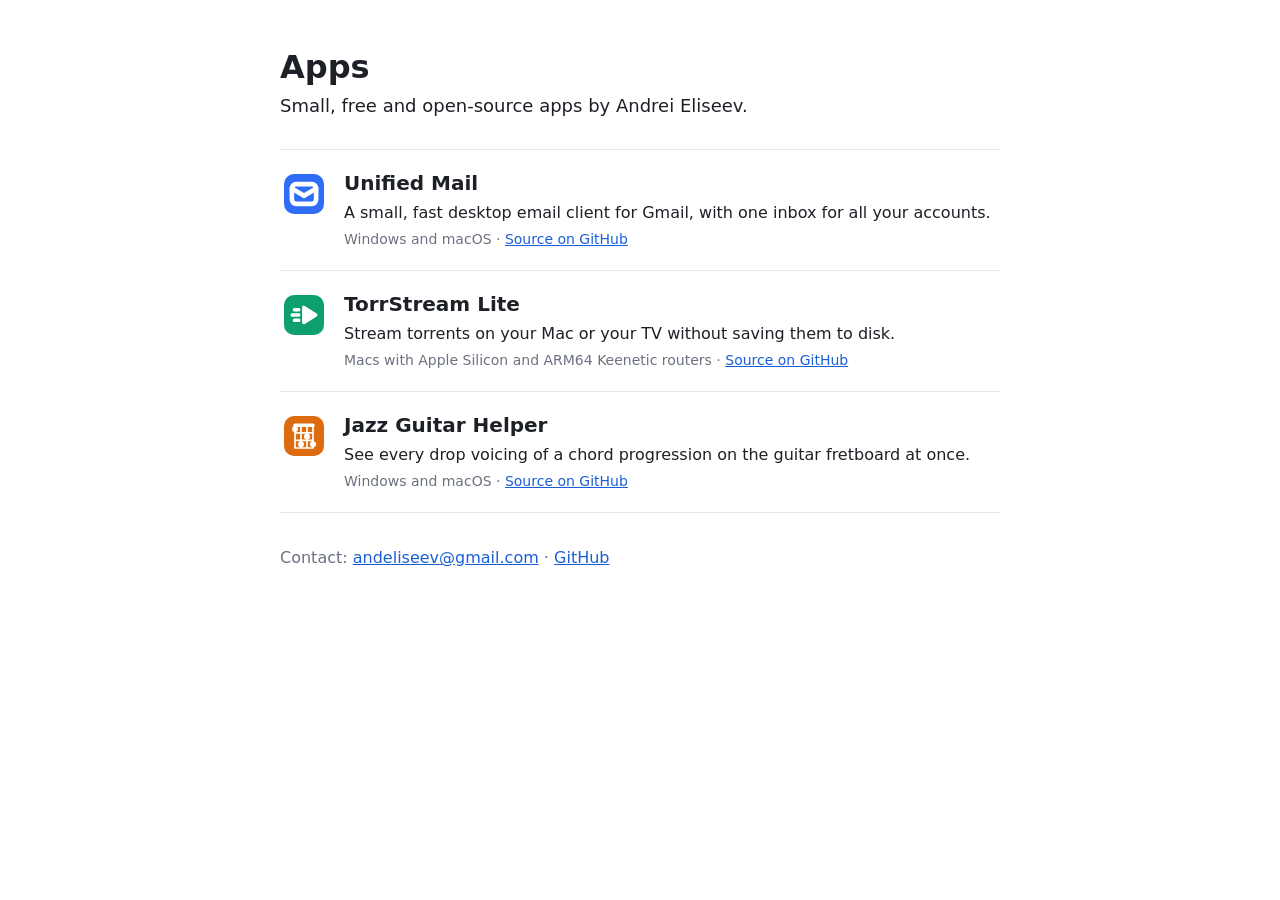
<file: index.html>
<!doctype html>
<html lang="en">
<head>
  <meta charset="utf-8">
  <meta name="viewport" content="width=device-width, initial-scale=1">
  <title>Andrei Eliseev's apps</title>
  <meta name="description" content="Small, free and open-source apps by Andrei Eliseev: Unified Mail, TorrStream Lite and Jazz Guitar Helper.">
  <link rel="stylesheet" href="style.css">
</head>
<body>
  <main>
    <h1>Apps</h1>
    <p class="lead">Small, free and open-source apps by Andrei Eliseev.</p>

    <ul class="apps">
      <li>
        <img src="unified-mail/favicon.svg" width="48" height="48" alt="">
        <div>
          <h2><a href="unified-mail/">Unified Mail</a></h2>
          <p>A small, fast desktop email client for Gmail, with one inbox for all your accounts.</p>
          <p class="muted">Windows and macOS · <a href="https://github.com/andeliseev/unified-mail">Source on GitHub</a></p>
        </div>
      </li>
      <li>
        <img src="torrstream-lite/favicon.svg" width="48" height="48" alt="">
        <div>
          <h2><a href="torrstream-lite/">TorrStream Lite</a></h2>
          <p>Stream torrents on your Mac or your TV without saving them to disk.</p>
          <p class="muted">Macs with Apple Silicon and ARM64 Keenetic routers · <a href="https://github.com/andeliseev/TorrStreamLite">Source on GitHub</a></p>
        </div>
      </li>
      <li>
        <img src="jazz-guitar-helper/favicon.svg" width="48" height="48" alt="">
        <div>
          <h2><a href="jazz-guitar-helper/">Jazz Guitar Helper</a></h2>
          <p>See every drop voicing of a chord progression on the guitar fretboard at once.</p>
          <p class="muted">Windows and macOS · <a href="https://github.com/andeliseev/jazz-guitar-helper">Source on GitHub</a></p>
        </div>
      </li>
    </ul>

    <p class="muted">Contact: <a href="mailto:andeliseev@gmail.com">andeliseev@gmail.com</a> · <a href="https://github.com/andeliseev">GitHub</a></p>
  </main>
</body>
</html>
</file>
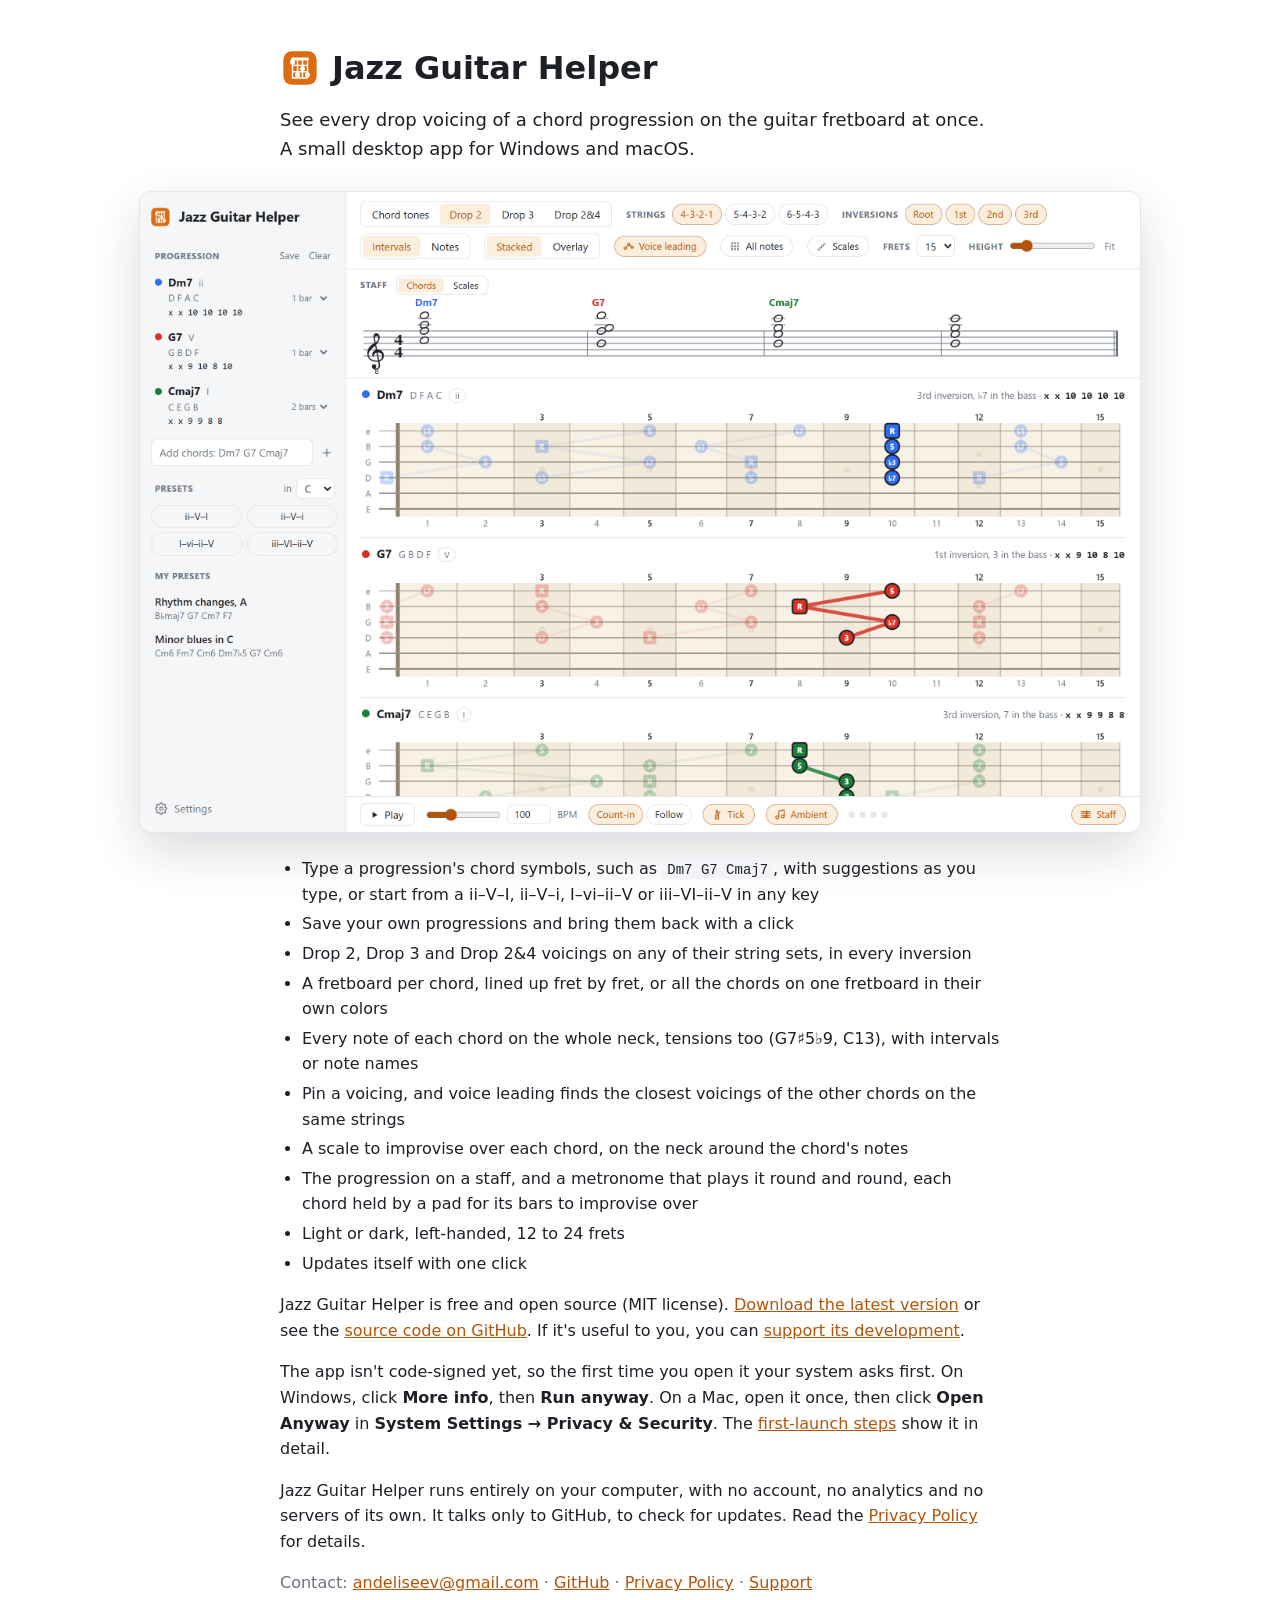
<file: jazz-guitar-helper/index.html>
<!doctype html>
<html lang="en">
<head>
  <meta charset="utf-8">
  <meta name="viewport" content="width=device-width, initial-scale=1">
  <title>Jazz Guitar Helper</title>
  <meta name="description" content="See every drop 2, drop 3 and drop 2&amp;4 voicing of a chord progression on the guitar fretboard at once. A small, free desktop app for Windows and macOS.">
  <link rel="icon" href="favicon.svg" type="image/svg+xml">
  <link rel="stylesheet" href="style.css">
</head>
<body>
  <main>
    <h1 class="title">
      <img src="favicon.svg" width="40" height="40" alt="">
      Jazz Guitar Helper
    </h1>
    <p class="lead">See every drop voicing of a chord progression on the guitar fretboard at once. A small desktop app for Windows and macOS.</p>

    <picture class="shot">
      <source media="(prefers-color-scheme: dark)" srcset="screenshot-dark.png">
      <img src="screenshot-light.png" width="1280" height="820" alt="Jazz Guitar Helper with a ii–V–I in C: a fretboard per chord with every Drop 2 voicing on the top strings, and a voice-led path pinned and written on a staff above them">
    </picture>

    <ul>
      <li>Type a progression's chord symbols, such as <code>Dm7 G7 Cmaj7</code>, with suggestions as you type, or start from a ii–V–I, ii–V–i, I–vi–ii–V or iii–VI–ii–V in any key</li>
      <li>Save your own progressions and bring them back with a click</li>
      <li>Drop 2, Drop 3 and Drop 2&amp;4 voicings on any of their string sets, in every inversion</li>
      <li>A fretboard per chord, lined up fret by fret, or all the chords on one fretboard in their own colors</li>
      <li>Every note of each chord on the whole neck, tensions too (G7♯5♭9, C13), with intervals or note names</li>
      <li>Pin a voicing, and voice leading finds the closest voicings of the other chords on the same strings</li>
      <li>A scale to improvise over each chord, on the neck around the chord's notes</li>
      <li>The progression on a staff, and a metronome that plays it round and round, each chord held by a pad for its bars to improvise over</li>
      <li>Light or dark, left-handed, 12 to 24 frets</li>
      <li>Updates itself with one click</li>
    </ul>

    <p>
      Jazz Guitar Helper is free and open source (MIT license).
      <a href="https://github.com/andeliseev/jazz-guitar-helper/releases/latest">Download the latest version</a>
      or see the <a href="https://github.com/andeliseev/jazz-guitar-helper">source code on GitHub</a>.
      If it's useful to you, you can <a href="support.html">support its development</a>.
    </p>

    <p>
      The app isn't code-signed yet, so the first time you open it your system asks first.
      On Windows, click <b>More info</b>, then <b>Run anyway</b>. On a Mac, open it once, then click
      <b>Open Anyway</b> in <b>System Settings → Privacy &amp; Security</b>.
      The <a href="https://github.com/andeliseev/jazz-guitar-helper#first-launch">first-launch steps</a> show it in detail.
    </p>

    <p>
      Jazz Guitar Helper runs entirely on your computer, with no account, no analytics and no servers
      of its own. It talks only to GitHub, to check for updates.
      Read the <a href="privacy.html">Privacy Policy</a> for details.
    </p>

    <p class="muted">Contact: <a href="mailto:andeliseev@gmail.com">andeliseev@gmail.com</a> · <a href="https://github.com/andeliseev/jazz-guitar-helper">GitHub</a> · <a href="privacy.html">Privacy Policy</a> · <a href="support.html">Support</a></p>
  </main>
</body>
</html>
</file>
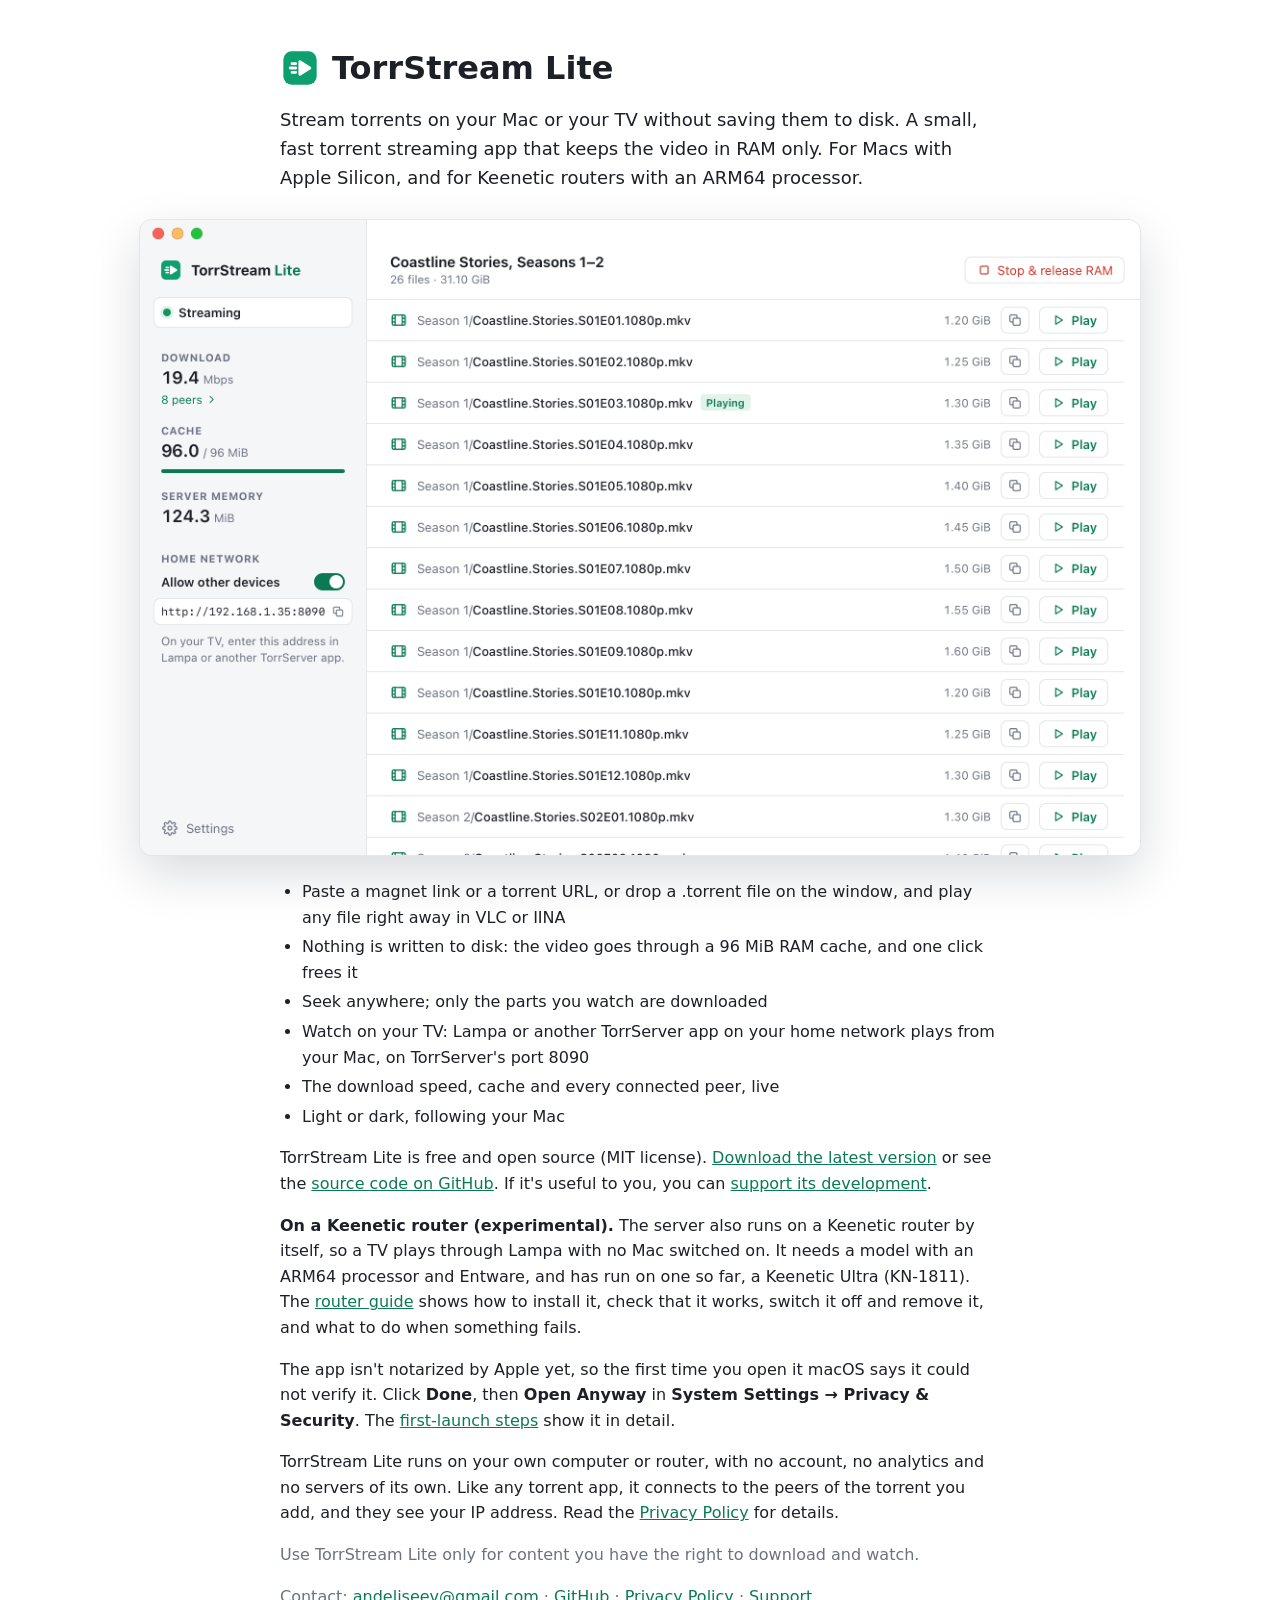
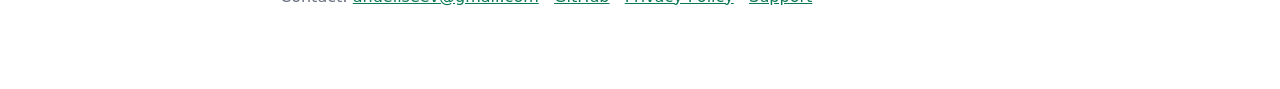
<file: torrstream-lite/index.html>
<!doctype html>
<html lang="en">
<head>
  <meta charset="utf-8">
  <meta name="viewport" content="width=device-width, initial-scale=1">
  <title>TorrStream Lite</title>
  <meta name="description" content="Stream torrents on your Mac or your TV without saving them to disk. A small, free torrent streaming app that keeps the video in RAM only.">
  <link rel="icon" href="favicon.svg" type="image/svg+xml">
  <link rel="stylesheet" href="style.css">
</head>
<body>
  <main>
    <h1 class="title">
      <img src="favicon.svg" width="40" height="40" alt="">
      TorrStream Lite
    </h1>
    <p class="lead">Stream torrents on your Mac or your TV without saving them to disk. A small, fast torrent streaming app that keeps the video in RAM only. For Macs with Apple Silicon, and for Keenetic routers with an ARM64 processor.</p>

    <picture class="shot">
      <source media="(prefers-color-scheme: dark)" srcset="screenshot-dark.png">
      <img src="screenshot-light.png" width="1040" height="660" alt="TorrStream Lite playing an episode of a series, with the download speed, cache, memory and home network address in the sidebar">
    </picture>

    <ul>
      <li>Paste a magnet link or a torrent URL, or drop a .torrent file on the window, and play any file right away in VLC or IINA</li>
      <li>Nothing is written to disk: the video goes through a 96 MiB RAM cache, and one click frees it</li>
      <li>Seek anywhere; only the parts you watch are downloaded</li>
      <li>Watch on your TV: Lampa or another TorrServer app on your home network plays from your Mac, on TorrServer's port 8090</li>
      <li>The download speed, cache and every connected peer, live</li>
      <li>Light or dark, following your Mac</li>
    </ul>

    <p>
      TorrStream Lite is free and open source (MIT license).
      <a href="https://github.com/andeliseev/TorrStreamLite/releases/latest">Download the latest version</a>
      or see the <a href="https://github.com/andeliseev/TorrStreamLite">source code on GitHub</a>.
      If it's useful to you, you can <a href="support.html">support its development</a>.
    </p>

    <p>
      <b>On a Keenetic router (experimental).</b> The server also runs on a Keenetic router by itself,
      so a TV plays through Lampa with no Mac switched on. It needs a model with an ARM64 processor and Entware,
      and has run on one so far, a Keenetic Ultra (KN-1811).
      The <a href="https://github.com/andeliseev/TorrStreamLite/blob/main/docs/router.md">router guide</a>
      shows how to install it, check that it works, switch it off and remove it, and what to do when something fails.
    </p>

    <p>
      The app isn't notarized by Apple yet, so the first time you open it macOS says it could not verify it.
      Click <b>Done</b>, then <b>Open Anyway</b> in <b>System Settings → Privacy &amp; Security</b>.
      The <a href="https://github.com/andeliseev/TorrStreamLite#first-launch">first-launch steps</a> show it in detail.
    </p>

    <p>
      TorrStream Lite runs on your own computer or router, with no account, no analytics and no servers of its own.
      Like any torrent app, it connects to the peers of the torrent you add, and they see your IP address.
      Read the <a href="privacy.html">Privacy Policy</a> for details.
    </p>

    <p class="muted">Use TorrStream Lite only for content you have the right to download and watch.</p>

    <p class="muted">Contact: <a href="mailto:andeliseev@gmail.com">andeliseev@gmail.com</a> · <a href="https://github.com/andeliseev/TorrStreamLite">GitHub</a> · <a href="privacy.html">Privacy Policy</a> · <a href="support.html">Support</a></p>
  </main>
</body>
</html>
</file>
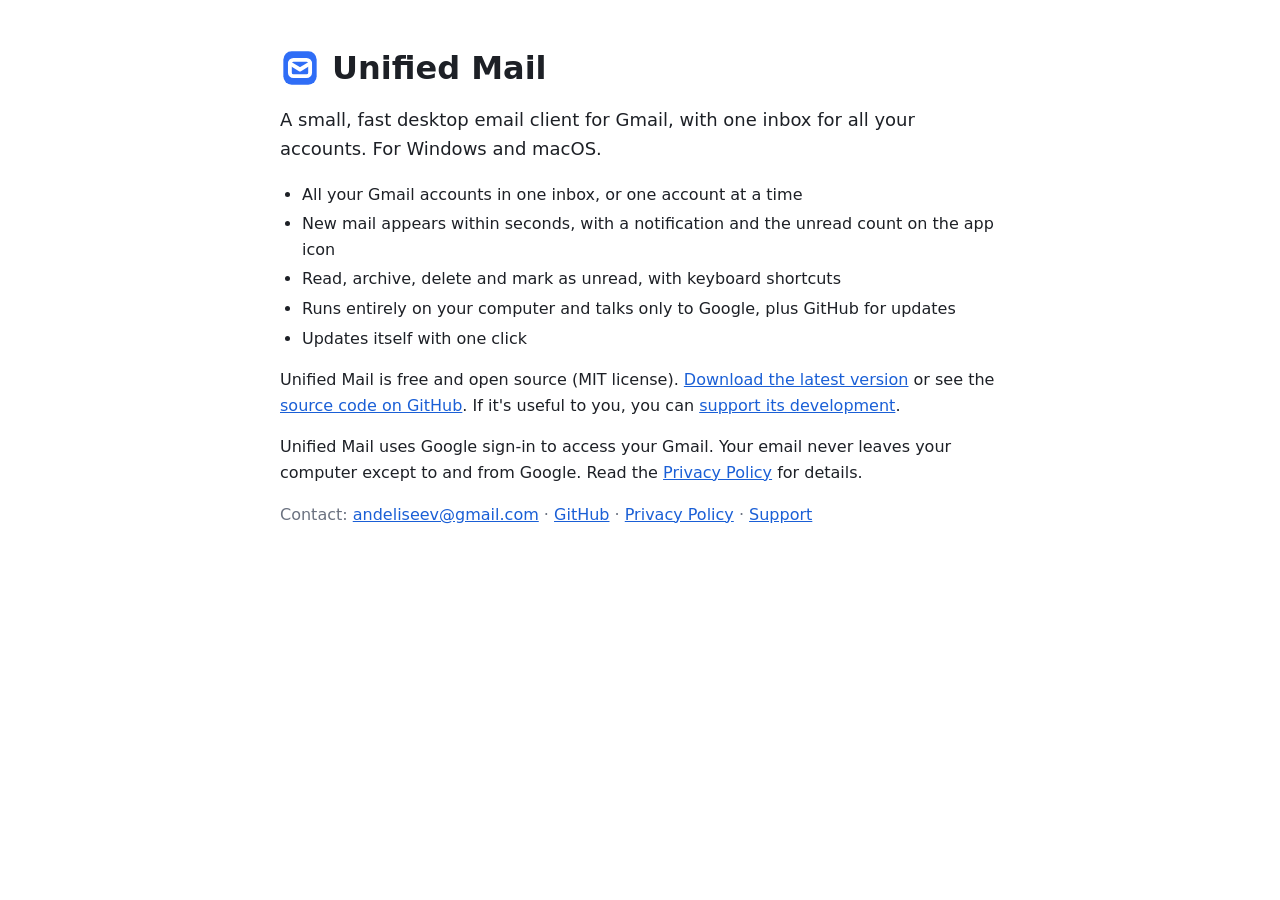
<file: unified-mail/index.html>
<!doctype html>
<html lang="en">
<head>
  <meta charset="utf-8">
  <meta name="viewport" content="width=device-width, initial-scale=1">
  <title>Unified Mail</title>
  <meta name="description" content="A small, fast desktop email client for Gmail with one inbox for all your accounts.">
  <link rel="icon" href="favicon.svg" type="image/svg+xml">
  <link rel="stylesheet" href="style.css">
</head>
<body>
  <main>
    <h1 class="title">
      <img src="favicon.svg" width="40" height="40" alt="">
      Unified Mail
    </h1>
    <p class="lead">A small, fast desktop email client for Gmail, with one inbox for all your accounts. For Windows and macOS.</p>

    <ul>
      <li>All your Gmail accounts in one inbox, or one account at a time</li>
      <li>New mail appears within seconds, with a notification and the unread count on the app icon</li>
      <li>Read, archive, delete and mark as unread, with keyboard shortcuts</li>
      <li>Runs entirely on your computer and talks only to Google, plus GitHub for updates</li>
      <li>Updates itself with one click</li>
    </ul>

    <p>
      Unified Mail is free and open source (MIT license).
      <a href="https://github.com/andeliseev/unified-mail/releases/latest">Download the latest version</a>
      or see the <a href="https://github.com/andeliseev/unified-mail">source code on GitHub</a>.
      If it's useful to you, you can <a href="support.html">support its development</a>.
    </p>

    <p>
      Unified Mail uses Google sign-in to access your Gmail. Your email never leaves your computer
      except to and from Google. Read the <a href="privacy.html">Privacy Policy</a> for details.
    </p>

    <p class="muted">Contact: <a href="mailto:andeliseev@gmail.com">andeliseev@gmail.com</a> · <a href="https://github.com/andeliseev/unified-mail">GitHub</a> · <a href="privacy.html">Privacy Policy</a> · <a href="support.html">Support</a></p>
  </main>
</body>
</html>
</file>
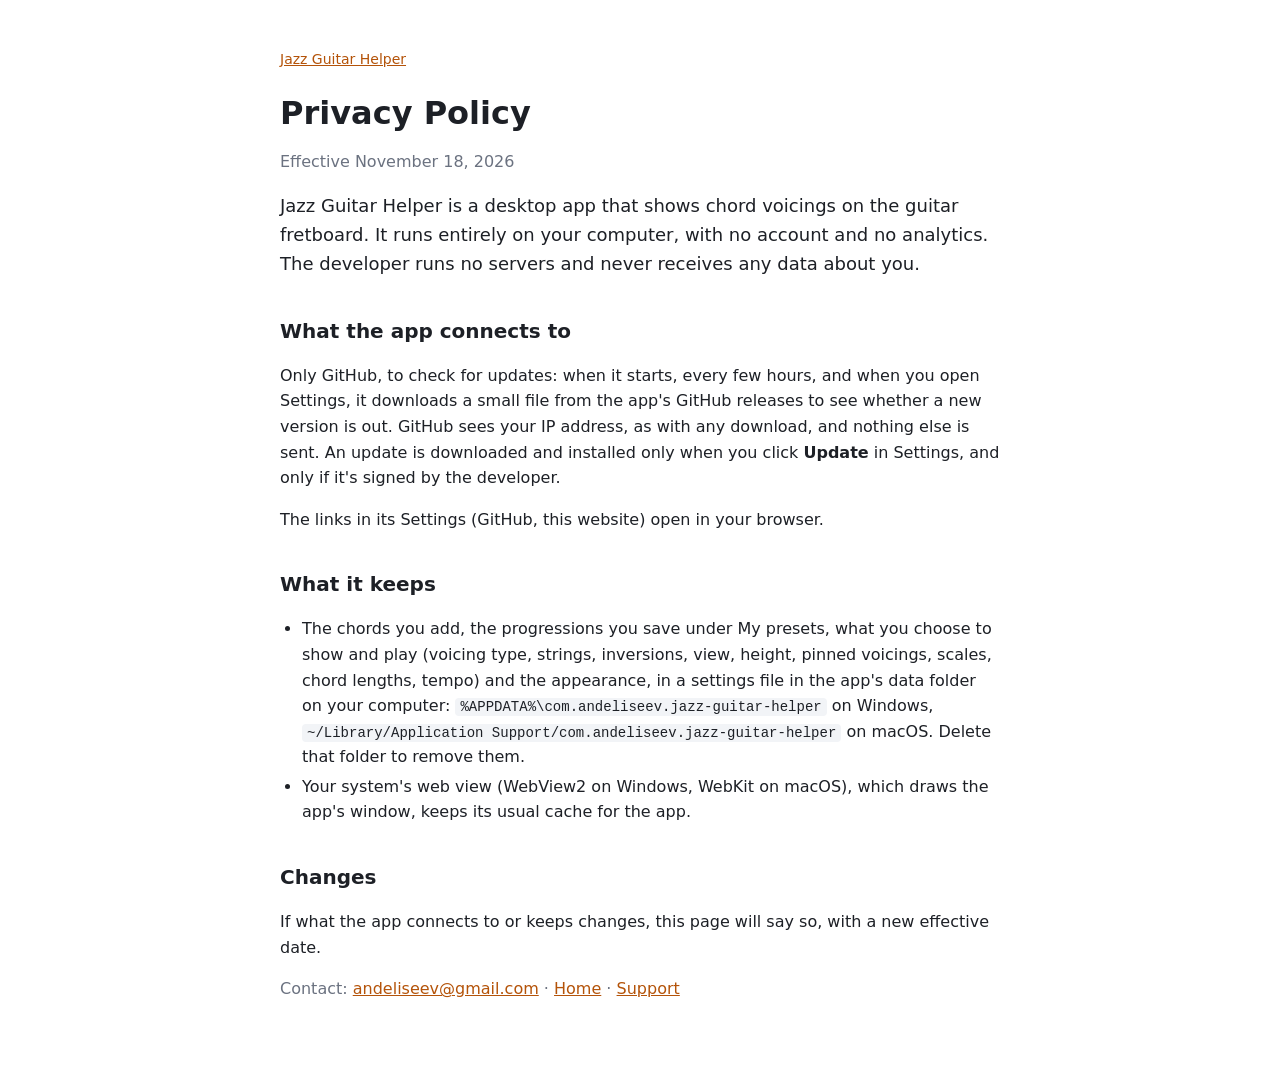
<file: jazz-guitar-helper/privacy.html>
<!doctype html>
<html lang="en">
<head>
  <meta charset="utf-8">
  <meta name="viewport" content="width=device-width, initial-scale=1">
  <title>Privacy Policy · Jazz Guitar Helper</title>
  <link rel="icon" href="favicon.svg" type="image/svg+xml">
  <link rel="stylesheet" href="style.css">
</head>
<body>
  <main>
    <p class="crumb"><a href="./">Jazz Guitar Helper</a></p>
    <h1>Privacy Policy</h1>
    <p class="muted">Effective November 18, 2026</p>

    <p class="lead">
      Jazz Guitar Helper is a desktop app that shows chord voicings on the guitar fretboard. It runs
      entirely on your computer, with no account and no analytics. The developer runs no servers and
      never receives any data about you.
    </p>

    <h2>What the app connects to</h2>
    <p>
      Only GitHub, to check for updates: when it starts, every few hours, and when you open Settings,
      it downloads a small file from the app's GitHub releases to see whether a new version is out.
      GitHub sees your IP address, as with any download, and nothing else is sent. An update is
      downloaded and installed only when you click <b>Update</b> in Settings, and only if it's signed
      by the developer.
    </p>
    <p>The links in its Settings (GitHub, this website) open in your browser.</p>

    <h2>What it keeps</h2>
    <ul>
      <li>The chords you add, the progressions you save under My presets, what you choose to show
        and play (voicing type, strings, inversions, view, height, pinned voicings, scales, chord
        lengths, tempo) and the appearance, in a
        settings file in the app's data folder on your computer:
        <code>%APPDATA%\com.andeliseev.jazz-guitar-helper</code> on Windows,
        <code>~/Library/Application Support/com.andeliseev.jazz-guitar-helper</code> on macOS.
        Delete that folder to remove them.</li>
      <li>Your system's web view (WebView2 on Windows, WebKit on macOS), which draws the app's window,
        keeps its usual cache for the app.</li>
    </ul>

    <h2>Changes</h2>
    <p>If what the app connects to or keeps changes, this page will say so, with a new effective date.</p>

    <p class="muted">Contact: <a href="mailto:andeliseev@gmail.com">andeliseev@gmail.com</a> · <a href="./">Home</a> · <a href="support.html">Support</a></p>
  </main>
</body>
</html>
</file>
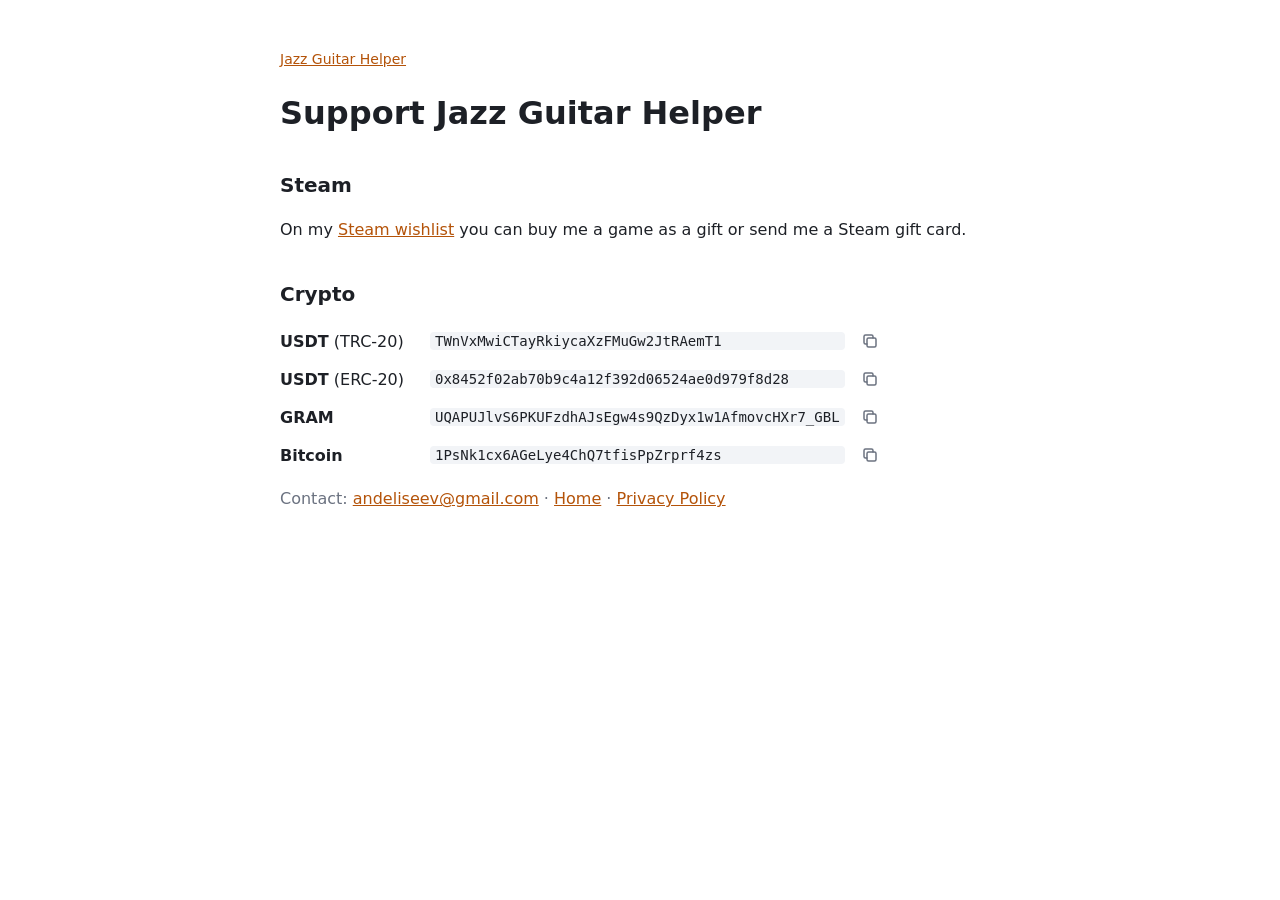
<file: jazz-guitar-helper/support.html>
<!doctype html>
<html lang="en">
<head>
  <meta charset="utf-8">
  <meta name="viewport" content="width=device-width, initial-scale=1">
  <title>Support · Jazz Guitar Helper</title>
  <meta name="description" content="Ways to support the development of Jazz Guitar Helper, a free and open-source app for jazz guitar chord voicings.">
  <link rel="icon" href="favicon.svg" type="image/svg+xml">
  <link rel="stylesheet" href="style.css">
</head>
<body>
  <main>
    <p class="crumb"><a href="./">Jazz Guitar Helper</a></p>
    <h1>Support Jazz Guitar Helper</h1>

    <h2>Steam</h2>
    <p>On my <a href="https://store.steampowered.com/wishlist/id/andeliseev/?st=16593528061244353790">Steam wishlist</a> you can buy me a game as a gift or send me a Steam gift card.</p>

    <h2>Crypto</h2>
    <ul class="wallets">
      <li><span><b>USDT</b> (TRC-20)</span> <code>TWnVxMwiCTayRkiycaXzFMuGw2JtRAemT1</code> <button type="button" class="copy" title="Copy address" aria-label="Copy address"></button></li>
      <li><span><b>USDT</b> (ERC-20)</span> <code>0x8452f02ab70b9c4a12f392d06524ae0d979f8d28</code> <button type="button" class="copy" title="Copy address" aria-label="Copy address"></button></li>
      <li><span><b>GRAM</b></span> <code>UQAPUJlvS6PKUFzdhAJsEgw4s9QzDyx1w1AfmovcHXr7_GBL</code> <button type="button" class="copy" title="Copy address" aria-label="Copy address"></button></li>
      <li><span><b>Bitcoin</b></span> <code>1PsNk1cx6AGeLye4ChQ7tfisPpZrprf4zs</code> <button type="button" class="copy" title="Copy address" aria-label="Copy address"></button></li>
    </ul>

    <p class="muted">Contact: <a href="mailto:andeliseev@gmail.com">andeliseev@gmail.com</a> · <a href="./">Home</a> · <a href="privacy.html">Privacy Policy</a></p>
  </main>
  <script>
    // Copy buttons copy the address on their row and show a check mark for a moment.
    // Where the clipboard API is blocked, the older copy command copies the selected address;
    // if that fails too, the address stays selected, ready for Ctrl+C.
    for (const button of document.querySelectorAll('.copy')) {
      button.addEventListener('click', async () => {
        const address = button.parentElement.querySelector('code');
        let copied;
        try {
          await navigator.clipboard.writeText(address.textContent);
          copied = true;
        } catch {
          getSelection().selectAllChildren(address);
          copied = document.execCommand('copy');
        }
        if (!copied) return;
        button.classList.add('done');
        button.title = 'Copied';
        button.setAttribute('aria-label', 'Copied');
        clearTimeout(button.timer);
        button.timer = setTimeout(() => {
          button.classList.remove('done');
          button.title = 'Copy address';
          button.setAttribute('aria-label', 'Copy address');
        }, 1500);
      });
    }
  </script>
</body>
</html>
</file>
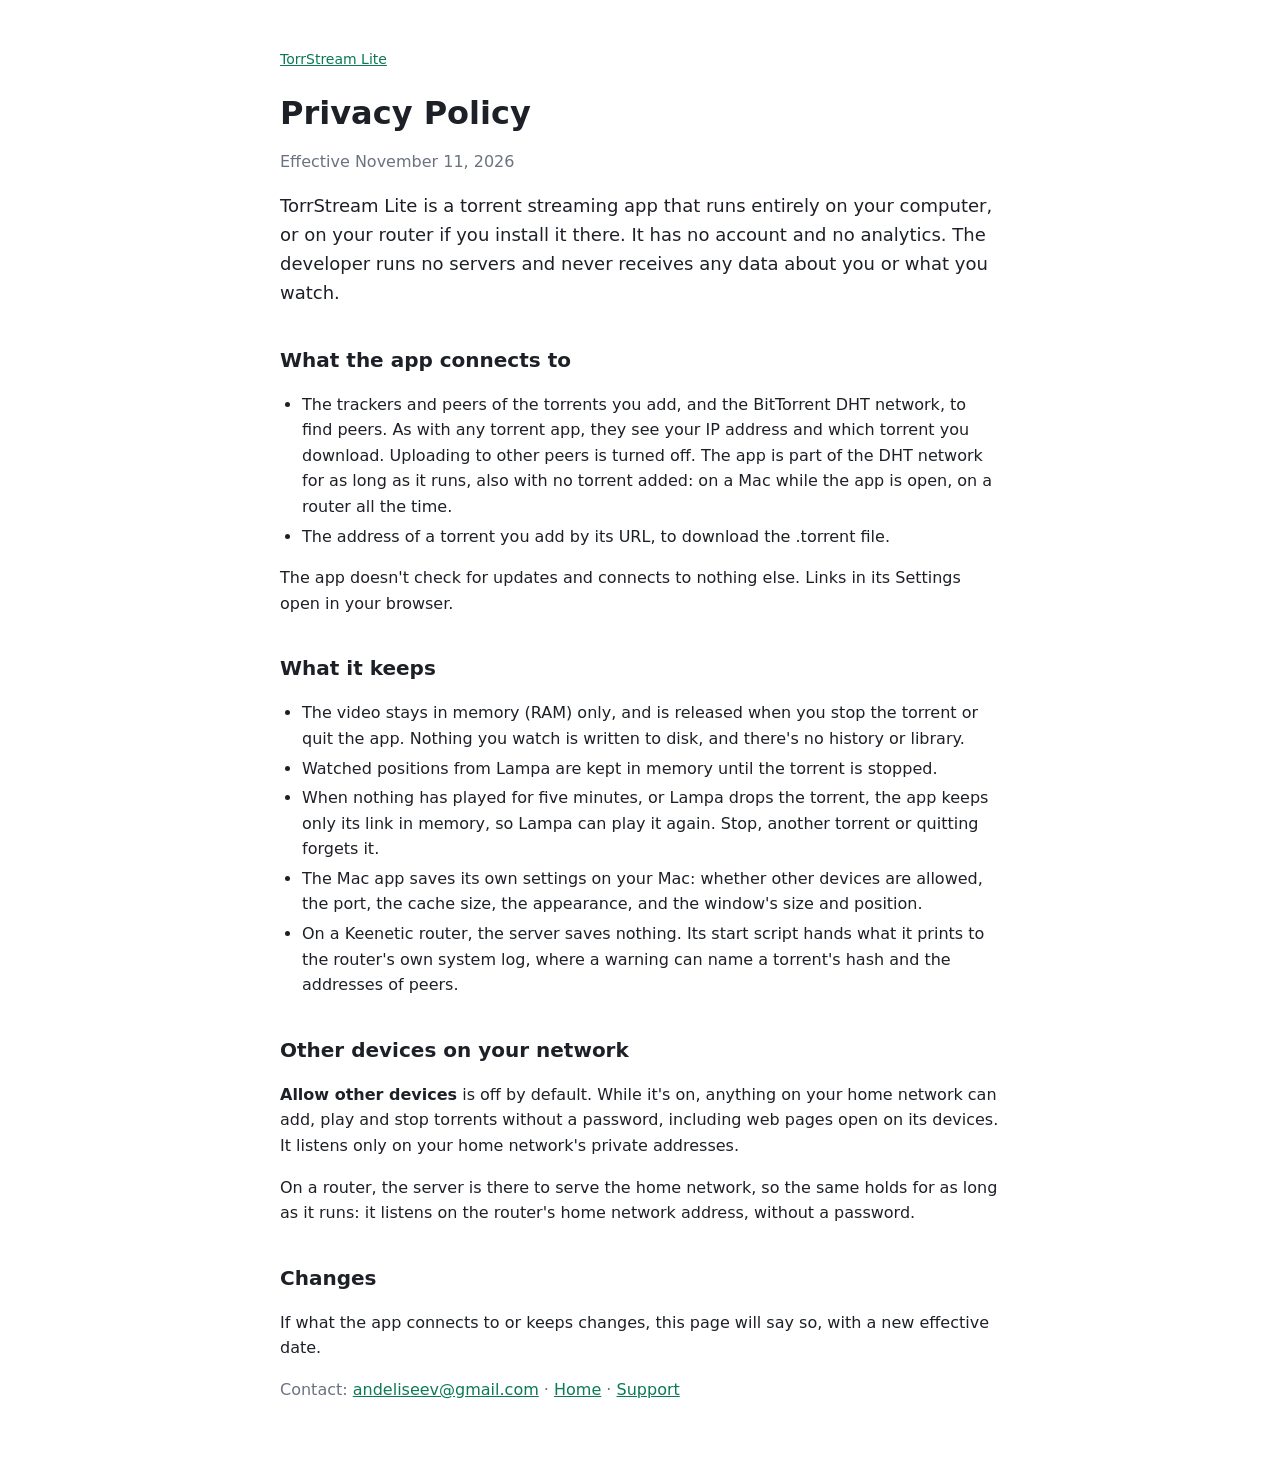
<file: torrstream-lite/privacy.html>
<!doctype html>
<html lang="en">
<head>
  <meta charset="utf-8">
  <meta name="viewport" content="width=device-width, initial-scale=1">
  <title>Privacy Policy · TorrStream Lite</title>
  <link rel="icon" href="favicon.svg" type="image/svg+xml">
  <link rel="stylesheet" href="style.css">
</head>
<body>
  <main>
    <p class="crumb"><a href="./">TorrStream Lite</a></p>
    <h1>Privacy Policy</h1>
    <p class="muted">Effective November 11, 2026</p>

    <p class="lead">
      TorrStream Lite is a torrent streaming app that runs entirely on your computer, or on your router
      if you install it there. It has no account and no analytics. The developer runs no servers and
      never receives any data about you or what you watch.
    </p>

    <h2>What the app connects to</h2>
    <ul>
      <li>The trackers and peers of the torrents you add, and the BitTorrent DHT network, to find peers.
        As with any torrent app, they see your IP address and which torrent you download.
        Uploading to other peers is turned off. The app is part of the DHT network for as long as it runs,
        also with no torrent added: on a Mac while the app is open, on a router all the time.</li>
      <li>The address of a torrent you add by its URL, to download the .torrent file.</li>
    </ul>
    <p>The app doesn't check for updates and connects to nothing else. Links in its Settings open in your browser.</p>

    <h2>What it keeps</h2>
    <ul>
      <li>The video stays in memory (RAM) only, and is released when you stop the torrent or quit the app.
        Nothing you watch is written to disk, and there's no history or library.</li>
      <li>Watched positions from Lampa are kept in memory until the torrent is stopped.</li>
      <li>When nothing has played for five minutes, or Lampa drops the torrent, the app keeps only its
        link in memory, so Lampa can play it again. Stop, another torrent or quitting forgets it.</li>
      <li>The Mac app saves its own settings on your Mac: whether other devices are allowed, the port,
        the cache size, the appearance, and the window's size and position.</li>
      <li>On a Keenetic router, the server saves nothing. Its start script hands what it prints to the router's
        own system log, where a warning can name a torrent's hash and the addresses of peers.</li>
    </ul>

    <h2>Other devices on your network</h2>
    <p>
      <b>Allow other devices</b> is off by default. While it's on, anything on your home network can add,
      play and stop torrents without a password, including web pages open on its devices. It listens only
      on your home network's private addresses.
    </p>
    <p>
      On a router, the server is there to serve the home network, so the same holds for as long as it runs:
      it listens on the router's home network address, without a password.
    </p>

    <h2>Changes</h2>
    <p>If what the app connects to or keeps changes, this page will say so, with a new effective date.</p>

    <p class="muted">Contact: <a href="mailto:andeliseev@gmail.com">andeliseev@gmail.com</a> · <a href="./">Home</a> · <a href="support.html">Support</a></p>
  </main>
</body>
</html>
</file>
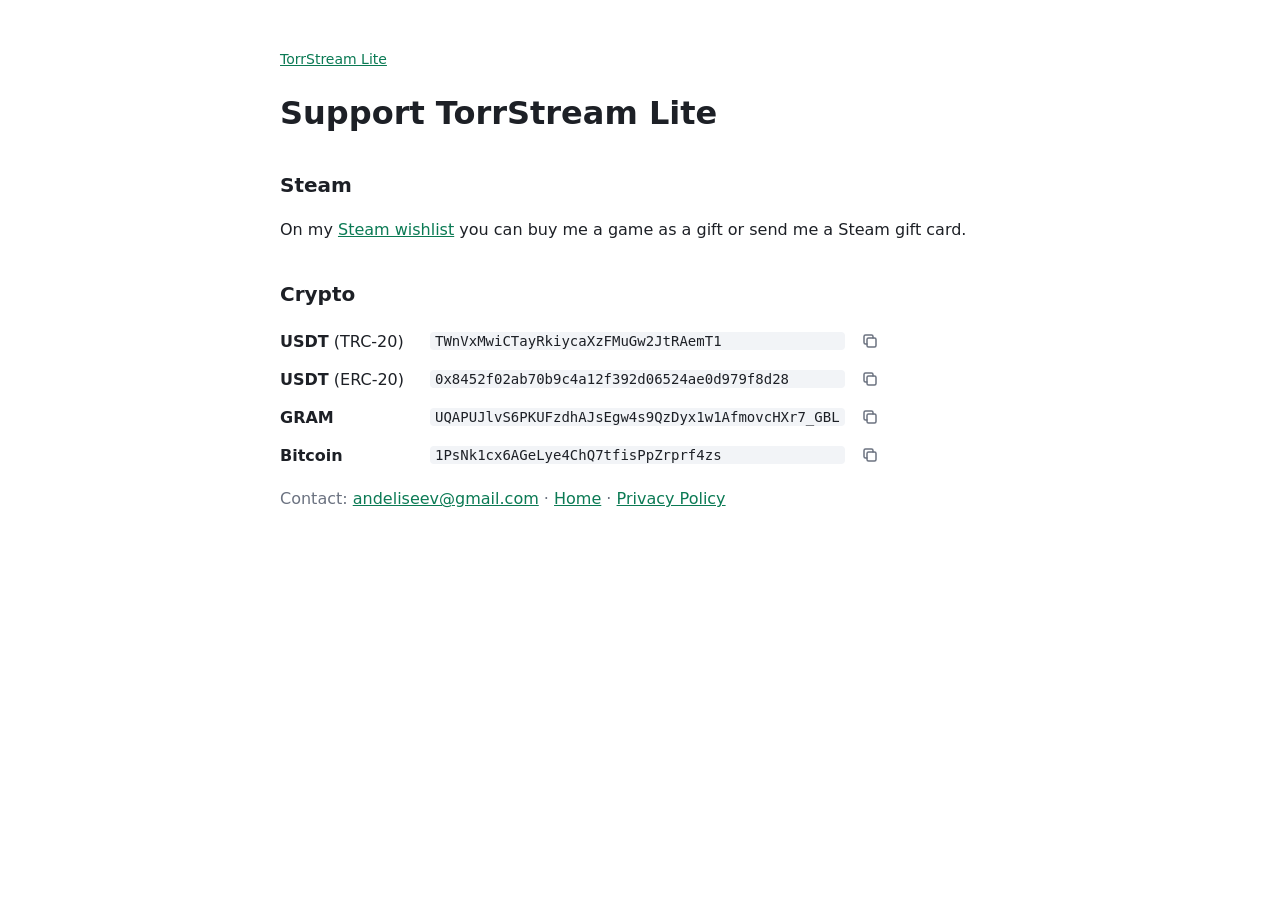
<file: torrstream-lite/support.html>
<!doctype html>
<html lang="en">
<head>
  <meta charset="utf-8">
  <meta name="viewport" content="width=device-width, initial-scale=1">
  <title>Support · TorrStream Lite</title>
  <meta name="description" content="Ways to support the development of TorrStream Lite, a free and open-source torrent streaming app.">
  <link rel="icon" href="favicon.svg" type="image/svg+xml">
  <link rel="stylesheet" href="style.css">
</head>
<body>
  <main>
    <p class="crumb"><a href="./">TorrStream Lite</a></p>
    <h1>Support TorrStream Lite</h1>

    <h2>Steam</h2>
    <p>On my <a href="https://store.steampowered.com/wishlist/id/andeliseev/?st=16593528061244353790">Steam wishlist</a> you can buy me a game as a gift or send me a Steam gift card.</p>

    <h2>Crypto</h2>
    <ul class="wallets">
      <li><span><b>USDT</b> (TRC-20)</span> <code>TWnVxMwiCTayRkiycaXzFMuGw2JtRAemT1</code> <button type="button" class="copy" title="Copy address" aria-label="Copy address"></button></li>
      <li><span><b>USDT</b> (ERC-20)</span> <code>0x8452f02ab70b9c4a12f392d06524ae0d979f8d28</code> <button type="button" class="copy" title="Copy address" aria-label="Copy address"></button></li>
      <li><span><b>GRAM</b></span> <code>UQAPUJlvS6PKUFzdhAJsEgw4s9QzDyx1w1AfmovcHXr7_GBL</code> <button type="button" class="copy" title="Copy address" aria-label="Copy address"></button></li>
      <li><span><b>Bitcoin</b></span> <code>1PsNk1cx6AGeLye4ChQ7tfisPpZrprf4zs</code> <button type="button" class="copy" title="Copy address" aria-label="Copy address"></button></li>
    </ul>

    <p class="muted">Contact: <a href="mailto:andeliseev@gmail.com">andeliseev@gmail.com</a> · <a href="./">Home</a> · <a href="privacy.html">Privacy Policy</a></p>
  </main>
  <script>
    // Copy buttons copy the address on their row and show a check mark for a moment.
    // Where the clipboard API is blocked, the older copy command copies the selected address;
    // if that fails too, the address stays selected, ready for Ctrl+C.
    for (const button of document.querySelectorAll('.copy')) {
      button.addEventListener('click', async () => {
        const address = button.parentElement.querySelector('code');
        let copied;
        try {
          await navigator.clipboard.writeText(address.textContent);
          copied = true;
        } catch {
          getSelection().selectAllChildren(address);
          copied = document.execCommand('copy');
        }
        if (!copied) return;
        button.classList.add('done');
        button.title = 'Copied';
        button.setAttribute('aria-label', 'Copied');
        clearTimeout(button.timer);
        button.timer = setTimeout(() => {
          button.classList.remove('done');
          button.title = 'Copy address';
          button.setAttribute('aria-label', 'Copy address');
        }, 1500);
      });
    }
  </script>
</body>
</html>
</file>
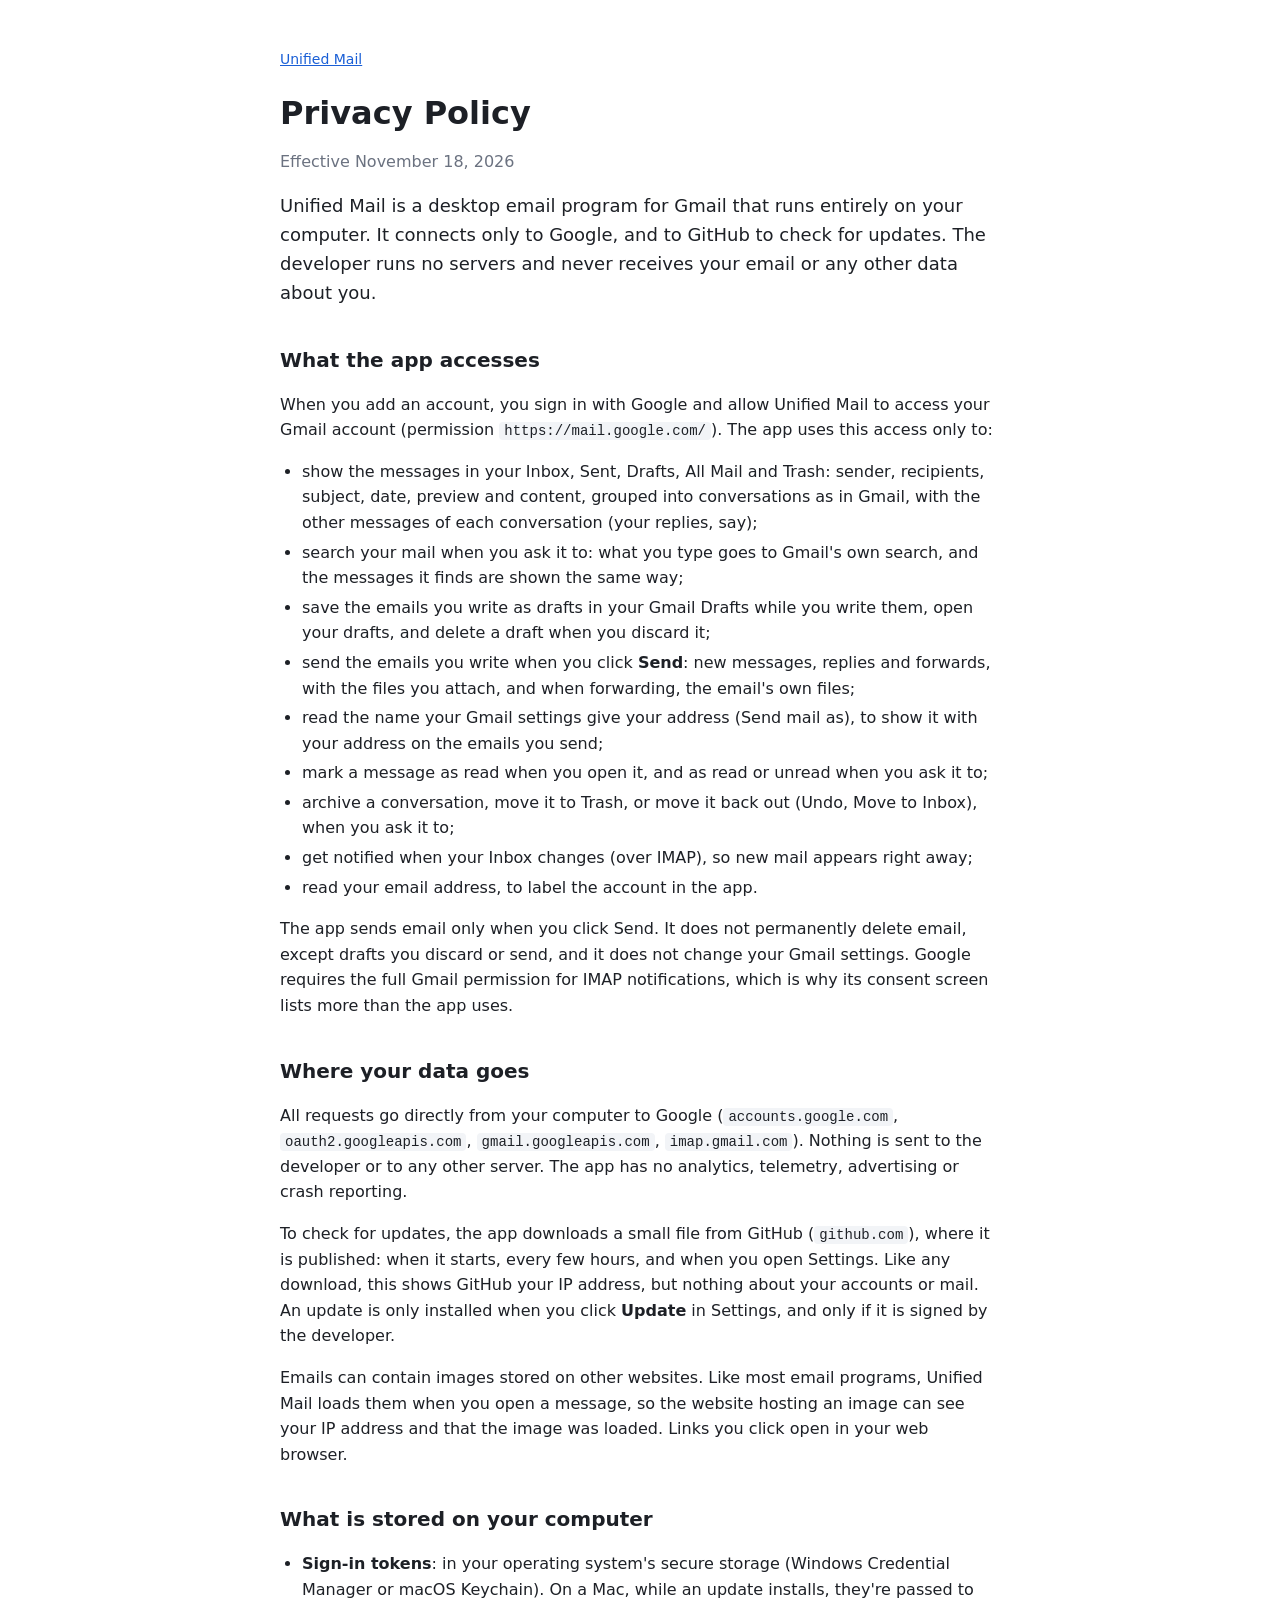
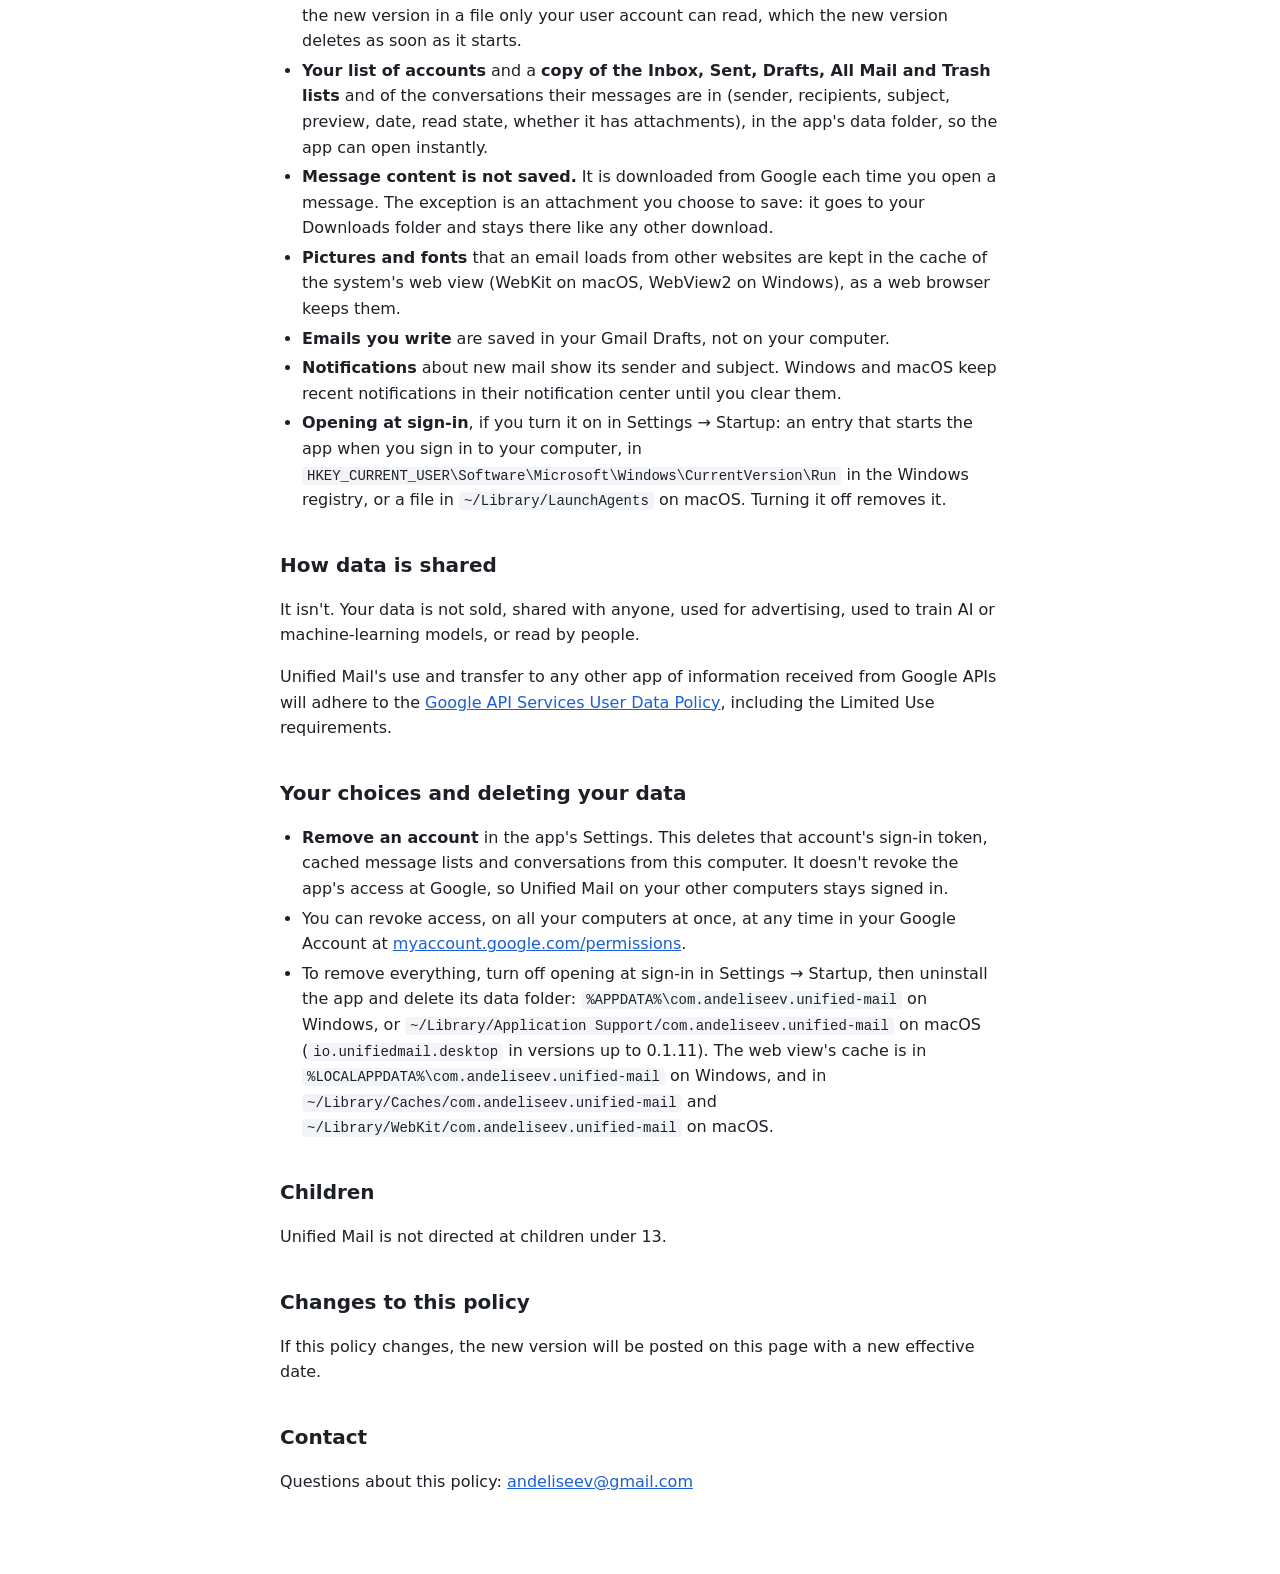
<file: unified-mail/privacy.html>
<!doctype html>
<html lang="en">
<head>
  <meta charset="utf-8">
  <meta name="viewport" content="width=device-width, initial-scale=1">
  <title>Privacy Policy · Unified Mail</title>
  <link rel="icon" href="favicon.svg" type="image/svg+xml">
  <link rel="stylesheet" href="style.css">
</head>
<body>
  <main>
    <p class="crumb"><a href="./">Unified Mail</a></p>
    <h1>Privacy Policy</h1>
    <p class="muted">Effective November 18, 2026</p>

    <p class="lead">
      Unified Mail is a desktop email program for Gmail that runs entirely on your computer.
      It connects only to Google, and to GitHub to check for updates. The developer runs no servers
      and never receives your email or any other data about you.
    </p>

    <h2>What the app accesses</h2>
    <p>
      When you add an account, you sign in with Google and allow Unified Mail to access your
      Gmail account (permission <code>https://mail.google.com/</code>). The app uses this access only to:
    </p>
    <ul>
      <li>show the messages in your Inbox, Sent, Drafts, All Mail and Trash: sender, recipients, subject, date, preview and content,
        grouped into conversations as in Gmail, with the other messages of each conversation (your replies, say);</li>
      <li>search your mail when you ask it to: what you type goes to Gmail's own search, and the messages it finds are shown the same way;</li>
      <li>save the emails you write as drafts in your Gmail Drafts while you write them, open your drafts, and delete a draft when you discard it;</li>
      <li>send the emails you write when you click <strong>Send</strong>: new messages, replies and forwards, with the files you attach, and when forwarding, the email's own files;</li>
      <li>read the name your Gmail settings give your address (Send mail as), to show it with your address on the emails you send;</li>
      <li>mark a message as read when you open it, and as read or unread when you ask it to;</li>
      <li>archive a conversation, move it to Trash, or move it back out (Undo, Move to Inbox), when you ask it to;</li>
      <li>get notified when your Inbox changes (over IMAP), so new mail appears right away;</li>
      <li>read your email address, to label the account in the app.</li>
    </ul>
    <p>
      The app sends email only when you click Send. It does not permanently delete email, except drafts you discard or send, and it does not change your Gmail settings.
      Google requires the full Gmail permission for IMAP notifications, which is why its consent
      screen lists more than the app uses.
    </p>

    <h2>Where your data goes</h2>
    <p>
      All requests go directly from your computer to Google
      (<code>accounts.google.com</code>, <code>oauth2.googleapis.com</code>,
      <code>gmail.googleapis.com</code>, <code>imap.gmail.com</code>). Nothing is sent to the
      developer or to any other server. The app has no analytics, telemetry, advertising or
      crash reporting.
    </p>
    <p>
      To check for updates, the app downloads a small file from GitHub (<code>github.com</code>),
      where it is published: when it starts, every few hours, and when you open Settings.
      Like any download, this shows GitHub your IP address,
      but nothing about your accounts or mail. An update is only installed when you click
      <strong>Update</strong> in Settings, and only if it is signed by the developer.
    </p>
    <p>
      Emails can contain images stored on other websites. Like most email programs, Unified Mail
      loads them when you open a message, so the website hosting an image can see your IP address
      and that the image was loaded. Links you click open in your web browser.
    </p>

    <h2>What is stored on your computer</h2>
    <ul>
      <li><strong>Sign-in tokens</strong>: in your operating system's secure storage
        (Windows Credential Manager or macOS Keychain). On a Mac, while an update installs, they're passed to the
        new version in a file only your user account can read, which the new version deletes as soon as it starts.</li>
      <li><strong>Your list of accounts</strong> and a <strong>copy of the Inbox, Sent, Drafts, All Mail and Trash lists</strong>
        and of the conversations their messages are in
        (sender, recipients, subject, preview, date, read state, whether it has attachments), in the app's data folder, so the
        app can open instantly.</li>
      <li><strong>Message content is not saved.</strong> It is downloaded from Google each time you open a message.
        The exception is an attachment you choose to save: it goes to your Downloads folder and stays there like any
        other download.</li>
      <li><strong>Pictures and fonts</strong> that an email loads from other websites are kept in the cache of the
        system's web view (WebKit on macOS, WebView2 on Windows), as a web browser keeps them.</li>
      <li><strong>Emails you write</strong> are saved in your Gmail Drafts, not on your computer.</li>
      <li><strong>Notifications</strong> about new mail show its sender and subject. Windows and macOS keep recent
        notifications in their notification center until you clear them.</li>
      <li><strong>Opening at sign-in</strong>, if you turn it on in Settings → Startup: an entry that starts the app
        when you sign in to your computer, in <code>HKEY_CURRENT_USER\Software\Microsoft\Windows\CurrentVersion\Run</code>
        in the Windows registry, or a file in <code>~/Library/LaunchAgents</code> on macOS. Turning it off removes it.</li>
    </ul>

    <h2>How data is shared</h2>
    <p>
      It isn't. Your data is not sold, shared with anyone, used for advertising, used to train
      AI or machine-learning models, or read by people.
    </p>
    <p>
      Unified Mail's use and transfer to any other app of information received from Google APIs
      will adhere to the
      <a href="https://developers.google.com/terms/api-services-user-data-policy">Google API Services User Data Policy</a>,
      including the Limited Use requirements.
    </p>

    <h2>Your choices and deleting your data</h2>
    <ul>
      <li><strong>Remove an account</strong> in the app's Settings. This deletes that account's sign-in token,
        cached message lists and conversations from this computer. It doesn't revoke the app's access at Google, so Unified Mail on your
        other computers stays signed in.</li>
      <li>You can revoke access, on all your computers at once, at any time in your Google Account at
        <a href="https://myaccount.google.com/permissions">myaccount.google.com/permissions</a>.</li>
      <li>To remove everything, turn off opening at sign-in in Settings → Startup, then uninstall the app and delete its data folder:
        <code>%APPDATA%\com.andeliseev.unified-mail</code> on Windows, or
        <code>~/Library/Application Support/com.andeliseev.unified-mail</code> on macOS
        (<code>io.unifiedmail.desktop</code> in versions up to 0.1.11). The web view's cache is in
        <code>%LOCALAPPDATA%\com.andeliseev.unified-mail</code> on Windows, and in
        <code>~/Library/Caches/com.andeliseev.unified-mail</code> and
        <code>~/Library/WebKit/com.andeliseev.unified-mail</code> on macOS.</li>
    </ul>

    <h2>Children</h2>
    <p>Unified Mail is not directed at children under 13.</p>

    <h2>Changes to this policy</h2>
    <p>If this policy changes, the new version will be posted on this page with a new effective date.</p>

    <h2>Contact</h2>
    <p>Questions about this policy: <a href="mailto:andeliseev@gmail.com">andeliseev@gmail.com</a></p>
  </main>
</body>
</html>
</file>
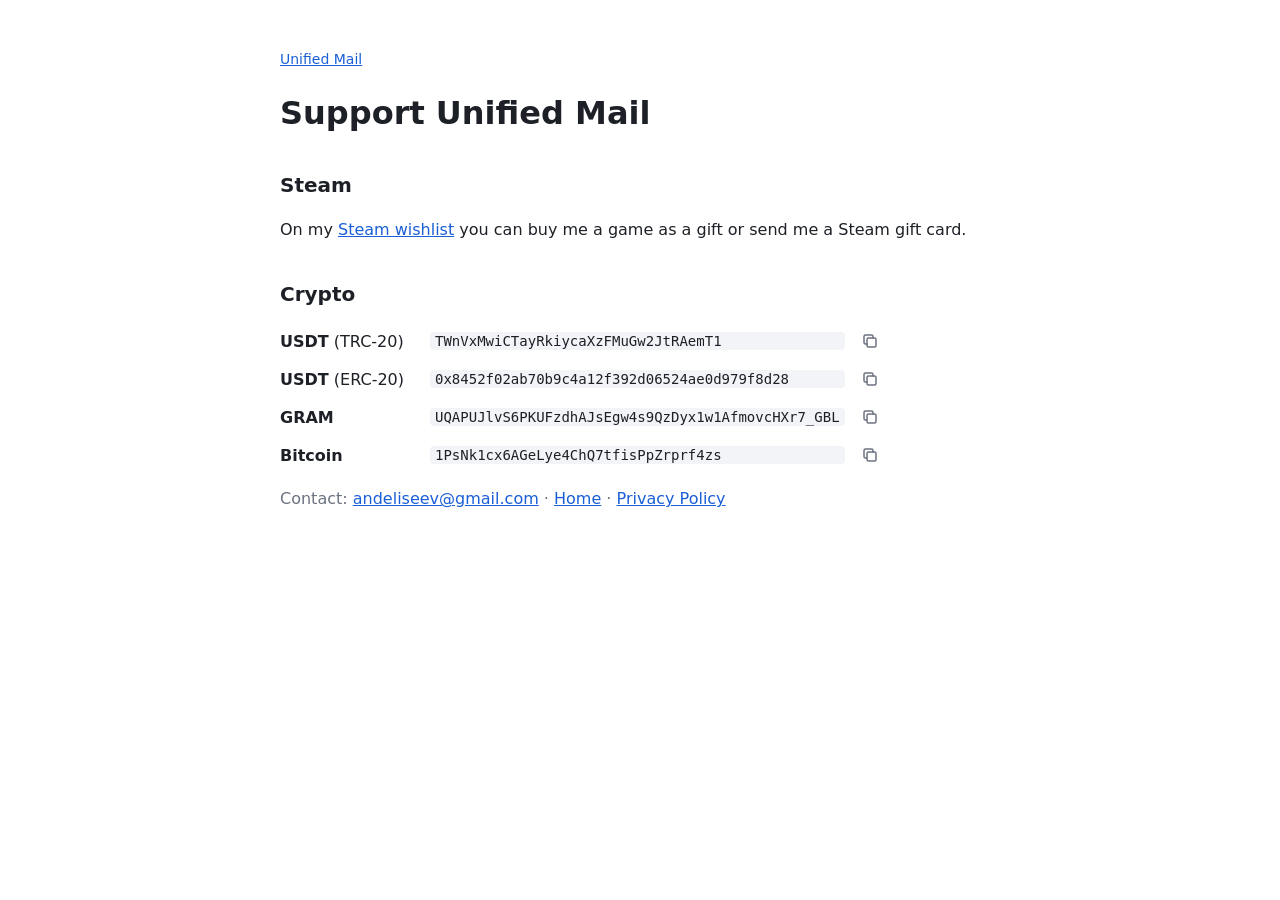
<file: unified-mail/support.html>
<!doctype html>
<html lang="en">
<head>
  <meta charset="utf-8">
  <meta name="viewport" content="width=device-width, initial-scale=1">
  <title>Support · Unified Mail</title>
  <meta name="description" content="Ways to support the development of Unified Mail, a free and open-source email app for Gmail.">
  <link rel="icon" href="favicon.svg" type="image/svg+xml">
  <link rel="stylesheet" href="style.css">
</head>
<body>
  <main>
    <p class="crumb"><a href="./">Unified Mail</a></p>
    <h1>Support Unified Mail</h1>

    <h2>Steam</h2>
    <p>On my <a href="https://store.steampowered.com/wishlist/id/andeliseev/?st=16593528061244353790">Steam wishlist</a> you can buy me a game as a gift or send me a Steam gift card.</p>

    <h2>Crypto</h2>
    <ul class="wallets">
      <li><span><b>USDT</b> (TRC-20)</span> <code>TWnVxMwiCTayRkiycaXzFMuGw2JtRAemT1</code> <button type="button" class="copy" title="Copy address" aria-label="Copy address"></button></li>
      <li><span><b>USDT</b> (ERC-20)</span> <code>0x8452f02ab70b9c4a12f392d06524ae0d979f8d28</code> <button type="button" class="copy" title="Copy address" aria-label="Copy address"></button></li>
      <li><span><b>GRAM</b></span> <code>UQAPUJlvS6PKUFzdhAJsEgw4s9QzDyx1w1AfmovcHXr7_GBL</code> <button type="button" class="copy" title="Copy address" aria-label="Copy address"></button></li>
      <li><span><b>Bitcoin</b></span> <code>1PsNk1cx6AGeLye4ChQ7tfisPpZrprf4zs</code> <button type="button" class="copy" title="Copy address" aria-label="Copy address"></button></li>
    </ul>

    <p class="muted">Contact: <a href="mailto:andeliseev@gmail.com">andeliseev@gmail.com</a> · <a href="./">Home</a> · <a href="privacy.html">Privacy Policy</a></p>
  </main>
  <script>
    // Copy buttons copy the address on their row and show a check mark for a moment.
    // Where the clipboard API is blocked, the older copy command copies the selected address;
    // if that fails too, the address stays selected, ready for Ctrl+C.
    for (const button of document.querySelectorAll('.copy')) {
      button.addEventListener('click', async () => {
        const address = button.parentElement.querySelector('code');
        let copied;
        try {
          await navigator.clipboard.writeText(address.textContent);
          copied = true;
        } catch {
          getSelection().selectAllChildren(address);
          copied = document.execCommand('copy');
        }
        if (!copied) return;
        button.classList.add('done');
        button.title = 'Copied';
        button.setAttribute('aria-label', 'Copied');
        clearTimeout(button.timer);
        button.timer = setTimeout(() => {
          button.classList.remove('done');
          button.title = 'Copy address';
          button.setAttribute('aria-label', 'Copy address');
        }, 1500);
      });
    }
  </script>
</body>
</html>
</file>
<file: style.css>
/* The site's home page, the list of apps. Each app's folder has its own style.css. */
:root {
  --bg: #ffffff;
  --text: #1d2026;
  --muted: #6b7280;
  --accent: #1a5fd6;
  --line: #e4e6ea;
  color-scheme: light;
}

@media (prefers-color-scheme: dark) {
  :root {
    --bg: #1a1c20;
    --text: #e6e8eb;
    --muted: #9298a2;
    --accent: #7aa2ff;
    --line: #2b2f36;
    color-scheme: dark;
  }
}

body {
  margin: 0;
  background: var(--bg);
  color: var(--text);
  font: 16px/1.6 -apple-system, BlinkMacSystemFont, "Segoe UI", system-ui, sans-serif;
}

main {
  max-width: 720px;
  margin: 0 auto;
  padding: 48px 20px 64px;
}

h1 { font-size: 32px; line-height: 1.2; margin: 0 0 6px; }
.lead { font-size: 18px; margin: 0 0 28px; }
.muted { color: var(--muted); }
a { color: var(--accent); }

/* One row per app: its icon, then its name, what it does, and where it runs. */
.apps { list-style: none; padding: 0; margin: 0 0 32px; }
.apps li {
  display: flex;
  gap: 16px;
  padding: 20px 0;
  border-top: 1px solid var(--line);
}
.apps li:last-child { border-bottom: 1px solid var(--line); }
.apps img { width: 48px; height: 48px; flex: none; }
.apps div { min-width: 0; }
.apps h2 { font-size: 20px; line-height: 1.3; margin: 0 0 4px; }
.apps h2 a { color: inherit; text-decoration: none; }
.apps h2 a:hover { color: var(--accent); text-decoration: underline; }
.apps p { margin: 0; }
.apps p + p { margin-top: 2px; font-size: 14px; }
</file>
<file: jazz-guitar-helper/style.css>
:root {
  --bg: #ffffff;
  --text: #1d2026;
  --muted: #6b7280;
  --accent: #b45309;
  --code: #f2f4f7;
  --line: #e4e6ea;
  --shadow: 0 18px 50px rgba(15, 23, 42, 0.16);
  color-scheme: light;
}

@media (prefers-color-scheme: dark) {
  :root {
    --bg: #1a1c20;
    --text: #e6e8eb;
    --muted: #9298a2;
    --accent: #f5a524;
    --code: #262a31;
    --line: #2b2f36;
    --shadow: 0 18px 50px rgba(0, 0, 0, 0.5);
    color-scheme: dark;
  }
}

body {
  margin: 0;
  background: var(--bg);
  color: var(--text);
  font: 16px/1.6 -apple-system, BlinkMacSystemFont, "Segoe UI", system-ui, sans-serif;
}

main {
  max-width: 720px;
  margin: 0 auto;
  padding: 48px 20px 64px;
}

h1 { font-size: 32px; line-height: 1.2; margin: 0 0 6px; }
h2 { font-size: 20px; margin: 36px 0 8px; }
.title { display: flex; align-items: center; gap: 12px; }
.title img { width: 40px; height: 40px; flex: none; }
.lead { font-size: 18px; }
/* The app's window, wider than the text on large screens: up to 1000 px, centered. */
.shot {
  display: block;
  margin: 28px calc(50% - min(500px, 50vw - 20px)) 24px;
}
.shot img {
  display: block;
  width: 100%;
  height: auto;
  border-radius: 12px;
  box-shadow: 0 0 0 1px var(--line), var(--shadow);
}
.muted { color: var(--muted); }
.crumb { margin: 0 0 24px; font-size: 14px; }
a { color: var(--accent); }
ul { padding-left: 22px; }
li { margin: 4px 0; }
/* Wallets: name, address and copy icon on one line, the addresses lined up. */
.wallets { list-style: none; padding-left: 0; }
.wallets li { display: flex; flex-wrap: wrap; align-items: center; gap: 4px 10px; margin: 0 0 8px; }
.wallets li > span { min-width: 8.5em; margin-right: 4px; }
/* As wide as the longest address (TON's 48 characters), so the copy icons line up. */
.wallets code { min-width: 48ch; user-select: all; }
/* Copy button: an icon drawn in the text color through a mask, a check mark once copied. */
.copy {
  --icon: url("data:image/svg+xml,%3Csvg xmlns='http://www.w3.org/2000/svg' viewBox='0 0 24 24' fill='none' stroke='black' stroke-width='2' stroke-linecap='round' stroke-linejoin='round'%3E%3Crect x='8' y='8' width='12' height='12' rx='2'/%3E%3Cpath d='M16 8V6a2 2 0 0 0-2-2H6a2 2 0 0 0-2 2v8a2 2 0 0 0 2 2h2'/%3E%3C/svg%3E");
  display: inline-grid;
  place-items: center;
  width: 30px;
  height: 30px;
  padding: 0;
  border: none;
  border-radius: 6px;
  background: none;
  color: var(--muted);
  cursor: pointer;
}
.copy::before {
  content: "";
  width: 18px;
  height: 18px;
  background: currentColor;
  -webkit-mask: var(--icon) center / contain no-repeat;
  mask: var(--icon) center / contain no-repeat;
}
.copy:hover { color: var(--accent); background: var(--code); }
.copy.done {
  --icon: url("data:image/svg+xml,%3Csvg xmlns='http://www.w3.org/2000/svg' viewBox='0 0 24 24' fill='none' stroke='black' stroke-width='2.5' stroke-linecap='round' stroke-linejoin='round'%3E%3Cpath d='M5 12.5l4.5 4.5L19 7'/%3E%3C/svg%3E");
  color: var(--accent);
}
/* Phones: the name on top, the address and copy icon under it. */
@media (max-width: 640px) {
  .wallets li > span { flex-basis: 100%; }
  .wallets code { flex: 1; min-width: 0; }
}
code {
  font: 14px ui-monospace, Consolas, monospace;
  background: var(--code);
  padding: 1px 5px;
  border-radius: 4px;
  overflow-wrap: anywhere;
}
</file>
<file: torrstream-lite/style.css>
:root {
  --bg: #ffffff;
  --text: #1d2026;
  --muted: #6b7280;
  --accent: #0b7a54;
  --code: #f2f4f7;
  --line: #e4e6ea;
  --shadow: 0 18px 50px rgba(15, 23, 42, 0.16);
  color-scheme: light;
}

@media (prefers-color-scheme: dark) {
  :root {
    --bg: #1a1c20;
    --text: #e6e8eb;
    --muted: #9298a2;
    --accent: #4fd1a1;
    --code: #262a31;
    --line: #2b2f36;
    --shadow: 0 18px 50px rgba(0, 0, 0, 0.5);
    color-scheme: dark;
  }
}

body {
  margin: 0;
  background: var(--bg);
  color: var(--text);
  font: 16px/1.6 -apple-system, BlinkMacSystemFont, "Segoe UI", system-ui, sans-serif;
}

main {
  max-width: 720px;
  margin: 0 auto;
  padding: 48px 20px 64px;
}

h1 { font-size: 32px; line-height: 1.2; margin: 0 0 6px; }
h2 { font-size: 20px; margin: 36px 0 8px; }
.title { display: flex; align-items: center; gap: 12px; }
.title img { width: 40px; height: 40px; flex: none; }
.lead { font-size: 18px; }
/* The app's window, wider than the text on large screens: up to 1000 px, centered. */
.shot {
  display: block;
  margin: 28px calc(50% - min(500px, 50vw - 20px)) 24px;
}
.shot img {
  display: block;
  width: 100%;
  height: auto;
  border-radius: 12px;
  box-shadow: 0 0 0 1px var(--line), var(--shadow);
}
.muted { color: var(--muted); }
.crumb { margin: 0 0 24px; font-size: 14px; }
a { color: var(--accent); }
ul { padding-left: 22px; }
li { margin: 4px 0; }
/* Wallets: name, address and copy icon on one line, the addresses lined up. */
.wallets { list-style: none; padding-left: 0; }
.wallets li { display: flex; flex-wrap: wrap; align-items: center; gap: 4px 10px; margin: 0 0 8px; }
.wallets li > span { min-width: 8.5em; margin-right: 4px; }
/* As wide as the longest address (TON's 48 characters), so the copy icons line up. */
.wallets code { min-width: 48ch; user-select: all; }
/* Copy button: an icon drawn in the text color through a mask, a check mark once copied. */
.copy {
  --icon: url("data:image/svg+xml,%3Csvg xmlns='http://www.w3.org/2000/svg' viewBox='0 0 24 24' fill='none' stroke='black' stroke-width='2' stroke-linecap='round' stroke-linejoin='round'%3E%3Crect x='8' y='8' width='12' height='12' rx='2'/%3E%3Cpath d='M16 8V6a2 2 0 0 0-2-2H6a2 2 0 0 0-2 2v8a2 2 0 0 0 2 2h2'/%3E%3C/svg%3E");
  display: inline-grid;
  place-items: center;
  width: 30px;
  height: 30px;
  padding: 0;
  border: none;
  border-radius: 6px;
  background: none;
  color: var(--muted);
  cursor: pointer;
}
.copy::before {
  content: "";
  width: 18px;
  height: 18px;
  background: currentColor;
  -webkit-mask: var(--icon) center / contain no-repeat;
  mask: var(--icon) center / contain no-repeat;
}
.copy:hover { color: var(--accent); background: var(--code); }
.copy.done {
  --icon: url("data:image/svg+xml,%3Csvg xmlns='http://www.w3.org/2000/svg' viewBox='0 0 24 24' fill='none' stroke='black' stroke-width='2.5' stroke-linecap='round' stroke-linejoin='round'%3E%3Cpath d='M5 12.5l4.5 4.5L19 7'/%3E%3C/svg%3E");
  color: var(--accent);
}
/* Phones: the name on top, the address and copy icon under it. */
@media (max-width: 640px) {
  .wallets li > span { flex-basis: 100%; }
  .wallets code { flex: 1; min-width: 0; }
}
code {
  font: 14px ui-monospace, Consolas, monospace;
  background: var(--code);
  padding: 1px 5px;
  border-radius: 4px;
  overflow-wrap: anywhere;
}
</file>
<file: unified-mail/style.css>
:root {
  --bg: #ffffff;
  --text: #1d2026;
  --muted: #6b7280;
  --accent: #1a5fd6;
  --code: #f2f4f7;
  color-scheme: light;
}

@media (prefers-color-scheme: dark) {
  :root {
    --bg: #1a1c20;
    --text: #e6e8eb;
    --muted: #9298a2;
    --accent: #7aa2ff;
    --code: #262a31;
    color-scheme: dark;
  }
}

body {
  margin: 0;
  background: var(--bg);
  color: var(--text);
  font: 16px/1.6 -apple-system, BlinkMacSystemFont, "Segoe UI", system-ui, sans-serif;
}

main {
  max-width: 720px;
  margin: 0 auto;
  padding: 48px 20px 64px;
}

h1 { font-size: 32px; line-height: 1.2; margin: 0 0 6px; }
h2 { font-size: 20px; margin: 36px 0 8px; }
.title { display: flex; align-items: center; gap: 12px; }
.title img { width: 40px; height: 40px; flex: none; }
.lead { font-size: 18px; }
.muted { color: var(--muted); }
.crumb { margin: 0 0 24px; font-size: 14px; }
a { color: var(--accent); }
ul { padding-left: 22px; }
li { margin: 4px 0; }
/* Wallets: name, address and copy icon on one line, the addresses lined up. */
.wallets { list-style: none; padding-left: 0; }
.wallets li { display: flex; flex-wrap: wrap; align-items: center; gap: 4px 10px; margin: 0 0 8px; }
.wallets li > span { min-width: 8.5em; margin-right: 4px; }
/* As wide as the longest address (TON's 48 characters), so the copy icons line up. */
.wallets code { min-width: 48ch; user-select: all; }
/* Copy button: an icon drawn in the text color through a mask, a check mark once copied. */
.copy {
  --icon: url("data:image/svg+xml,%3Csvg xmlns='http://www.w3.org/2000/svg' viewBox='0 0 24 24' fill='none' stroke='black' stroke-width='2' stroke-linecap='round' stroke-linejoin='round'%3E%3Crect x='8' y='8' width='12' height='12' rx='2'/%3E%3Cpath d='M16 8V6a2 2 0 0 0-2-2H6a2 2 0 0 0-2 2v8a2 2 0 0 0 2 2h2'/%3E%3C/svg%3E");
  display: inline-grid;
  place-items: center;
  width: 30px;
  height: 30px;
  padding: 0;
  border: none;
  border-radius: 6px;
  background: none;
  color: var(--muted);
  cursor: pointer;
}
.copy::before {
  content: "";
  width: 18px;
  height: 18px;
  background: currentColor;
  -webkit-mask: var(--icon) center / contain no-repeat;
  mask: var(--icon) center / contain no-repeat;
}
.copy:hover { color: var(--accent); background: var(--code); }
.copy.done {
  --icon: url("data:image/svg+xml,%3Csvg xmlns='http://www.w3.org/2000/svg' viewBox='0 0 24 24' fill='none' stroke='black' stroke-width='2.5' stroke-linecap='round' stroke-linejoin='round'%3E%3Cpath d='M5 12.5l4.5 4.5L19 7'/%3E%3C/svg%3E");
  color: var(--accent);
}
/* Phones: the name on top, the address and copy icon under it. */
@media (max-width: 640px) {
  .wallets li > span { flex-basis: 100%; }
  .wallets code { flex: 1; min-width: 0; }
}
code {
  font: 14px ui-monospace, Consolas, monospace;
  background: var(--code);
  padding: 1px 5px;
  border-radius: 4px;
  overflow-wrap: anywhere;
}
</file>
